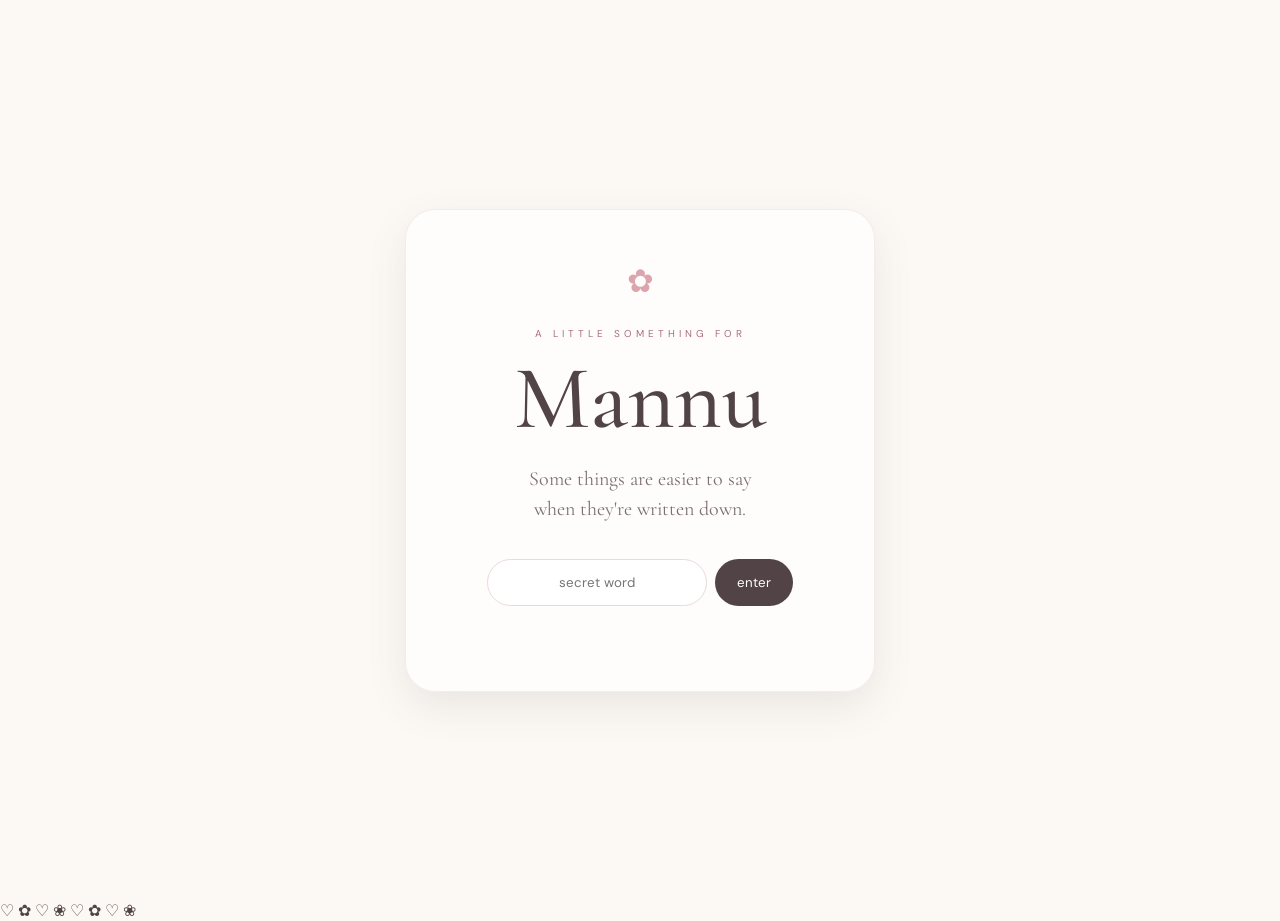
<file: index.html>
<!DOCTYPE html>
<html lang="en">

<head>
    <meta charset="UTF-8">
    <meta name="viewport" content="width=device-width, initial-scale=1.0">

    <title>For You ♡</title>

    <link rel="stylesheet" href="style.css">

    <link rel="preconnect" href="https://fonts.googleapis.com">
    <link rel="preconnect" href="https://fonts.gstatic.com" crossorigin>

    <link
        href="https://fonts.googleapis.com/css2?family=Cormorant+Garamond:wght@400;500;600;700&family=DM+Sans:wght@300;400;500&display=swap"
        rel="stylesheet">
</head>

<body>

   <audio src="barsaat.mp3" autoplay></audio>



    <div id="lockScreen" class="lock-screen">

        <div class="lock-card">

            <div class="tiny-flower">✿</div>

            <p class="eyebrow">A little something for</p>

            <h1>Mannu</h1>

            <p class="lock-subtitle">
                Some things are easier to say<br>
                when they're written down.
            </p>

            <div class="lock-input">

                <input type="password" id="passwordInput" placeholder="secret word" autocomplete="off">

                <button id="unlockButton">
                    enter
                </button>

            </div>

            <p id="errorMessage"></p>

        </div>

    </div>


    <!-- =====================================================
     MAIN WEBSITE
===================================================== -->

    <div id="website" class="website hidden">


        <!-- =================================================
         INTRO
    ================================================== -->

        <section class="intro-section">

            <div class="intro-flower flower-one">✿</div>
            <div class="intro-flower flower-two">♡</div>

            <div class="intro-content">

                <p class="eyebrow">for you</p>

                <h2>
                    I made this<br>
                    <em>just for My Green.</em>
                </h2>

                <div class="little-line"></div>

                <p class="intro-text">
                    It's not a perfect apology But.<br>
                    It's simply everything I wanted<br>
                    you to know.
                </p>

                <button class="soft-button" onclick="scrollToSection('words')">
                    read it slowly ↓
                </button>

            </div>

        </section>


        <!-- =================================================
         WORDS
    ================================================== -->

        <section id="words" class="words-section">

            <div class="content-small">

                <p class="eyebrow">01 · the things I wanted to say</p>

                <h2>
                    If I could go back...
                </h2>

                <p class="main-quote" id="typingText"></p>

                <p class="small-note">
                <h4>I can't change what happened.<br>
                    But I can learn from it.</h4>
                </p>

                <button class="text-button" onclick="scrollToSection('memories')">
                    <h3> our little memories →</h3>
                </button>

            </div>

        </section>


        <!-- =================================================
         MEMORIES
    ================================================== -->

        <section id="memories" class="memories-section">

            <div class="section-heading">

                <p class="eyebrow">02 · memories</p>

                <h2>
                    Ten little pieces<br>
                    of <em>You!!.</em>
                </h2>

                <p>
                    Maybe they're just photographs.<br>
                    To me, they're much more than that.
                </p>

            </div>


            <div class="polaroid-grid">


                <!-- PHOTO 01 -->

                <article class="polaroid tilt-left">

                    <img src="images/photo1.jpg" alt="Memory 1">

                    <div class="polaroid-caption">
                        <span>01</span>
                        <p>Your Eyes...🥹,Fell in love with themm</p>
                    </div>

                </article>


                <!-- PHOTO 02 -->

                <article class="polaroid tilt-right">

                    <img src="images/photo2.jpg" alt="Memory 2">

                    <div class="polaroid-caption">
                        <span>02</span>
                        <p>Your smile..💕, saari thakan mitaye...</p>
                    </div>

                </article>


                <!-- PHOTO 03 -->

                <article class="polaroid tilt-left-small">

                    <img src="images/photo3.jpg" alt="Memory 3">

                    <div class="polaroid-caption">
                        <span>03</span>
                        <p>You are perfect..

                            .</p>
                    </div>

                </article>


                <!-- PHOTO 04 -->

                <article class="polaroid tilt-right-small">

                    <img src="images/photo4.jpg" alt="Memory 4">

                    <div class="polaroid-caption">
                        <span>04</span>
                        <p>The glowwww, chandramukhii.</p>
                    </div>

                </article>


                <!-- PHOTO 05 -->

                <article class="polaroid tilt-left">

                    <img src="images/photo5.jpg" alt="Memory 5">

                    <div class="polaroid-caption">
                        <span>05</span>
                        <p>Chutiya But cutiee.</p>
                    </div>

                </article>


                <!-- PHOTO 06 -->

                <article class="polaroid tilt-right">

                    <img src="images/photo6.jpg" alt="Memory 6">

                    <div class="polaroid-caption">
                        <span>06</span>
                        <p>Aesthetic But minee.</p>
                    </div>

                </article>


                <!-- PHOTO 07 -->

                <article class="polaroid tilt-left-small">

                    <img src="images/photo7.jpg" alt="Memory 7">

                    <div class="polaroid-caption">
                        <span>07</span>
                        <p>Photo teri batwe me laan ne phiree</p>
                    </div>

                </article>


                <!-- PHOTO 08 -->

                <article class="polaroid tilt-right-small">

                    <img src="images/photo8.jpg" alt="Memory 8">

                    <div class="polaroid-caption">
                        <span>08</span>
                        <p>sanskarri</p>
                    </div>

                </article>


                <!-- PHOTO 09 -->

                <article class="polaroid tilt-left">

                    <img src="images/photo9.jpg" alt="Memory 9">

                    <div class="polaroid-caption">
                        <span>09</span>
                        <p>Bhondu no.1.</p>
                    </div>

                </article>


                <!-- PHOTO 10 -->

                <article class="polaroid tilt-right">

                    <img src="images/photo10.jpg" alt="Memory 10">

                    <div class="polaroid-caption">
                        <span>10</span>
                        <p>Teri ada ada pe marta me....</p>
                    </div>

                </article>

            </div>


            <button class="text-button centered" onclick="scrollToSection('reasons')">
                there's something I learned →
            </button>

        </section>


        <!-- =================================================
         FLIP CARDS
    ================================================== -->

        <section id="reasons" class="reasons-section">

            <div class="section-heading">

                <p class="eyebrow">03 · things I Love About Youhh </p>

                <h2>
                    Tap a card To reveal .
                </h2>

                <p>
                    There are some things<br>
                    I Love about you my baccha...
                </p>

            </div>


            <div class="flip-grid">


                <div class="flip-card">

                    <div class="flip-inner">

                        <div class="flip-front">

                            <span>01</span>

                            <h3>Listen</h3>

                            <small>tap to read</small>

                        </div>

                        <div class="flip-back">

                            <p>
                                My little gurll, No one hears me except you my baccha,no one reacts like you, no one
                                deserve these all except you meri TOTI.....
                            </p>

                        </div>

                    </div>

                </div>


                <div class="flip-card">

                    <div class="flip-inner">

                        <div class="flip-front">

                            <span>02</span>

                            <h3>Communicate</h3>

                            <small>tap to read</small>

                        </div>

                        <div class="flip-back">

                            <p>
                                Babe sach bolu toh no matter how you talk to me but when you talk to me it feels like
                                i'm lost in youu..
                            </p>

                        </div>

                    </div>

                </div>


                <div class="flip-card">

                    <div class="flip-inner">

                        <div class="flip-front">

                            <span>03</span>

                            <h3>Understand</h3>

                            <small>tap to read</small>

                        </div>

                        <div class="flip-back">

                            <p>
                                No one understands me as you do, because you are the only one who is made for me.. toh
                                meri hi rehna meri jaan </p>

                        </div>

                    </div>

                </div>


                <div class="flip-card">

                    <div class="flip-inner">

                        <div class="flip-front">

                            <span>04</span>

                            <h3>Appreciate</h3>

                            <small>tap to read</small>

                        </div>

                        <div class="flip-back">

                            <p>
                                No matter what i do for you but you appreciate it however it is..Small efforts bhi tere
                                liye such a big thing my cutiee..
                            </p>

                        </div>

                    </div>

                </div>


                <div class="flip-card">

                    <div class="flip-inner">

                        <div class="flip-front">

                            <span>05</span>

                            <h3>Patience</h3>

                            <small>tap to read</small>

                        </div>

                        <div class="flip-back">

                            <p>
                                Patience aaye haye, meri soni suhani.. kya hi bolu,love you my darlinggg...
                            </p>

                        </div>

                    </div>

                </div>


                <div class="flip-card">

                    <div class="flip-inner">

                        <div class="flip-front">

                            <span>06</span>

                            <h3>Us</h3>

                            <small>tap to read</small>

                        </div>

                        <div class="flip-back">

                            <p>

                                I'm grateful that after everything, somehow we found our way back to each other And we
                                will stay together Rest of our life
                            </p>

                        </div>

                    </div>

                </div>

            </div>


            <button class="text-button centered" onclick="scrollToSection('letter')">
                one last thing →
            </button>

        </section>


        <!-- =================================================
         LETTER
    ================================================== -->

        <section id="letter" class="letter-section">

            <div class="letter-area">

                <p class="eyebrow">
                    04 · from my heart
                </p>

                <h2>
                    I wrote you<br>
                    a letter.
                </h2>


                <button id="letterButton" class="soft-button">
                    open it gently ♡
                </button>


                <div id="letter" class="letter-paper">

                    <div class="paper-top">
                        <span>for you, always</span>
                        <span>♡</span>
                    </div>


                    <div class="letter-body">

                        <p>Dear Green!,</p>

                        <p>
                            I don't know if a website can say
                            what I haven't been able to say properly,
                            but I wanted to try.
                        </p>

                        <p>
                            I'm sorry.
                        </p>

                        <p>
                            I'm sorry for the moments where I hurt you,
                            for the things I could have handled differently,
                            and for the times when I didn't understand
                            what you were trying to tell me.
                        </p>

                        <p>
                            Being apart made me realize a lot.
                            Some things become much clearer when
                            you don't have them right in front of you.
                        </p>

                        <p>
                            I don't want this letter to erase the past.
                            I just want you to know that I remember it,
                            I've thought about it, and I've learned from it.
                        </p>

                        <p>
                            And somehow, after everything,
                            we found our way back to each other.
                        </p>

                        <p>
                            I'm genuinely grateful for that.
                        </p>

                        <p>
                            I can't promise that we'll never
                            misunderstand each other again.
                            But I can promise that I'll try harder
                            to listen, communicate, understand,
                            and appreciate what we have.
                        </p>

                        <p>
                            Thank you for being here again.
                        </p>

                        <p class="signature">
                            I'm sorry.<br>
                            And I'm really glad it's us again. ♡
                        </p>

                        <p class="signed">
                            — Himesh
                        </p>

                    </div>

                </div>

            </div>

        </section>


        <!-- =================================================
         FINAL
    ================================================== -->

        <section id="final" class="final-section">

            <div class="final-content">

                <div class="final-flower">✿</div>

                <p class="eyebrow">05 · one last question</p>

                <h2>
                    Can you forgive me?
                </h2>

                <p>
                    I won't ask you to forget anything.<br>
                    I just hope you'll give us another chance.
                </p>


                <div id="buttonArea" class="button-area">

                    <!-- THIS BUTTON STAYS -->

                    <button id="forgiveButton" class="forgive-button">
                        I forgive you ♡
                    </button>


                    <!-- THIS BUTTON RUNS AWAY -->

                    <button id="thinkButton" class="think-button">
                        Let me think...
                    </button>

                </div>


                <div id="forgiveMessage" class="forgive-message"></div>

            </div>

        </section>


        <!-- =================================================
         FOOTER
    ================================================== -->

        <footer>

            <p>
                made with a little courage & a lot of care
            </p>

            <span>♡</span>

        </footer>

    </div>
    <!-- Floating love decorations -->
    <div class="love-decorations" aria-hidden="true">
        <span>♡</span>
        <span>✿</span>
        <span>♡</span>
        <span>❀</span>
        <span>♡</span>
        <span>✿</span>
        <span>♡</span>
        <span>❀</span>
    </div>


    <script src="script.js"></script>

</body>

</html>
</file>
<file: style.css>
/* =====================================================
   ROOT
===================================================== */

:root {

    --cream: #fcf9f5;
    --cream-dark: #f6f0e9;

    --pink: #dca5ad;
    --pink-light: #f1dce0;

    --rose: #a96f79;

    --brown: #514346;
    --brown-light: #806f72;

    --white: #ffffff;

    --shadow:
        0 15px 40px rgba(83, 58, 62, 0.10);

    --serif: "Cormorant Garamond", serif;
    --sans: "DM Sans", sans-serif;
}


/* =====================================================
   RESET
===================================================== */

* {
    margin: 0;
    padding: 0;
    box-sizing: border-box;
}

html {
    scroll-behavior: smooth;
}

body {
    background: var(--cream);
    color: var(--brown);

    font-family: var(--sans);

    overflow-x: hidden;
}

button,
input {
    font-family: inherit;
}

button {
    cursor: pointer;
}

.hidden {
    display: none !important;
}


/* =====================================================
   LOCK SCREEN
===================================================== */

.lock-screen {

    min-height: 100vh;
    min-height: 100svh;

    display: flex;
    justify-content: center;
    align-items: center;

    padding: 25px;

    background: var(--cream);
}

.lock-card {

    width: 100%;
    max-width: 470px;

    text-align: center;

    padding: 50px 35px;

    background: rgba(255, 255, 255, 0.65);

    border: 1px solid rgba(169, 111, 121, 0.12);

    border-radius: 30px;

    box-shadow: var(--shadow);

    animation: fadeUp 1s ease;
}

.tiny-flower {

    font-size: 32px;

    color: var(--pink);

    margin-bottom: 25px;

    animation: gentleFloat 3s ease-in-out infinite;
}

.eyebrow {

    font-size: 10px;

    text-transform: uppercase;

    letter-spacing: 4px;

    color: var(--rose);

    margin-bottom: 18px;
}

.lock-card h1 {

    font-family: var(--serif);

    font-size: clamp(55px, 12vw, 90px);

    font-weight: 500;

    line-height: 0.9;

    color: var(--brown);

    margin-bottom: 25px;
}

.lock-subtitle {

    font-family: var(--serif);

    font-size: 20px;

    line-height: 1.5;

    color: var(--brown-light);

    margin-bottom: 35px;
}

.lock-input {

    display: flex;

    justify-content: center;

    gap: 8px;

    max-width: 350px;

    margin: auto;
}

.lock-input input {

    min-width: 0;

    width: 220px;

    border: 1px solid #ead9dc;

    background: #fff;

    border-radius: 50px;

    padding: 14px 18px;

    text-align: center;

    color: var(--brown);

    outline: none;

    transition: 0.3s;
}

.lock-input input:focus {

    border-color: var(--pink);

    box-shadow:
        0 0 0 4px rgba(220, 165, 173, 0.12);
}

.lock-input button {

    border: none;

    background: var(--brown);

    color: white;

    padding: 14px 22px;

    border-radius: 50px;

    transition: 0.3s;
}

.lock-input button:hover {

    transform: translateY(-2px);

    background: var(--rose);
}

#errorMessage {

    min-height: 20px;

    margin-top: 15px;

    color: var(--rose);

    font-size: 12px;
}


/* =====================================================
   INTRO
===================================================== */

.intro-section {

    min-height: 100vh;
    min-height: 100svh;

    position: relative;

    display: flex;
    align-items: center;
    justify-content: center;

    text-align: center;

    overflow: hidden;

    background: var(--cream);
}

.intro-content {

    max-width: 700px;

    padding: 30px;

    animation: fadeUp 1.2s ease;
}

.intro-content h2 {

    font-family: var(--serif);

    font-size: clamp(65px, 10vw, 120px);

    line-height: 0.85;

    font-weight: 500;

    color: var(--brown);
}

.intro-content h2 em {

    color: var(--rose);

    font-weight: 400;
}

.little-line {

    width: 45px;

    height: 1px;

    background: var(--pink);

    margin: 35px auto;
}

.intro-text {

    font-family: var(--serif);

    font-size: 21px;

    line-height: 1.7;

    color: var(--brown-light);

    margin-bottom: 35px;
}

.intro-flower {

    position: absolute;

    color: var(--pink);

    opacity: 0.45;

    font-size: 35px;
}

.flower-one {

    top: 15%;

    left: 13%;

    transform: rotate(-15deg);
}

.flower-two {

    bottom: 15%;

    right: 14%;

    font-size: 45px;
}


/* =====================================================
   BUTTONS
===================================================== */

.soft-button {

    border: 1px solid #dfc3c7;

    background: white;

    color: var(--rose);

    padding: 14px 25px;

    border-radius: 50px;

    transition:
        transform 0.3s ease,
        box-shadow 0.3s ease,
        background 0.3s ease;
}

.soft-button:hover {

    transform: translateY(-3px);

    box-shadow: var(--shadow);

    background: #fffafa;
}

.text-button {

    border: none;

    background: none;

    color: var(--rose);

    font-size: 13px;

    letter-spacing: 1px;

    transition: 0.3s;
}

.text-button:hover {

    transform: translateX(5px);

    color: var(--brown);
}

.centered {

    display: block;

    margin: 50px auto 0;
}


/* =====================================================
   WORDS
===================================================== */

.words-section {

    min-height: 90vh;

    display: flex;
    align-items: center;
    justify-content: center;

    text-align: center;

    background: #f8f2ed;

    padding: 100px 25px;
}

.content-small {

    max-width: 750px;

    margin: auto;
}

.content-small h2 {

    font-family: var(--serif);

    font-size: clamp(50px, 8vw, 85px);

    font-weight: 500;

    line-height: 1;

    margin-bottom: 50px;
}

.main-quote {

    min-height: 180px;

    font-family: var(--serif);

    font-size: clamp(28px, 4vw, 42px);

    font-style: italic;

    line-height: 1.5;

    color: var(--rose);
}

.small-note {

    font-size: 12px;

    line-height: 1.8;

    color: var(--brown-light);

    margin: 35px 0;
}


/* =====================================================
   MEMORIES
===================================================== */

.memories-section {

    padding: 130px 25px;

    background: var(--cream);
}

.section-heading {

    text-align: center;

    max-width: 650px;

    margin: 0 auto 80px;
}

.section-heading h2 {

    font-family: var(--serif);

    font-size: clamp(55px, 8vw, 90px);

    line-height: 0.9;

    font-weight: 500;

    margin-bottom: 30px;
}

.section-heading h2 em {

    color: var(--rose);

    font-weight: 400;
}

.section-heading>p:last-child {

    font-family: var(--serif);

    font-size: 19px;

    line-height: 1.6;

    color: var(--brown-light);
}

.polaroid-grid {

    max-width: 1150px;

    margin: auto;

    display: grid;

    grid-template-columns: repeat(5, 1fr);

    gap: 50px 25px;

    align-items: center;
}

.polaroid {

    background: white;

    padding: 10px 10px 28px;

    box-shadow:
        0 12px 30px rgba(73, 48, 53, 0.09);

    transition:
        transform 0.4s ease,
        box-shadow 0.4s ease;

    opacity: 0;

    animation: photoIn 0.8s forwards;
}

.polaroid:hover {

    transform:
        rotate(0deg) translateY(-10px) scale(1.04);

    box-shadow:
        0 25px 45px rgba(73, 48, 53, 0.16);

    z-index: 5;
}

.polaroid img {

    display: block;

    width: 100%;

    aspect-ratio: 0.88;

    object-fit: cover;
}

.polaroid-caption {

    padding: 12px 5px 0;

    text-align: center;
}

.polaroid-caption span {

    display: block;

    font-size: 8px;

    letter-spacing: 2px;

    color: var(--pink);

    margin-bottom: 5px;
}

.polaroid-caption p {

    font-family: var(--serif);

    font-size: 17px;

    line-height: 1.2;

    color: var(--brown);
}

.tilt-left {
    transform: rotate(-4deg);
}

.tilt-right {
    transform: rotate(4deg);
}

.tilt-left-small {
    transform: rotate(-2deg);
}

.tilt-right-small {
    transform: rotate(2deg);
}


/* =====================================================
   FLIP CARDS
===================================================== */

.reasons-section {

    padding: 130px 25px;

    background: #f8f2ed;
}

.flip-grid {

    max-width: 950px;

    margin: auto;

    display: grid;

    grid-template-columns: repeat(3, 1fr);

    gap: 22px;
}

.flip-card {

    height: 260px;

    perspective: 1000px;

    cursor: pointer;
}

.flip-inner {

    width: 100%;
    height: 100%;

    position: relative;

    transform-style: preserve-3d;

    transition:
        transform 0.65s cubic-bezier(.2, .7, .2, 1);
}

.flip-card.flipped .flip-inner {

    transform: rotateY(180deg);
}

.flip-front,
.flip-back {

    position: absolute;

    inset: 0;

    backface-visibility: hidden;

    border-radius: 18px;

    display: flex;

    align-items: center;

    justify-content: center;

    flex-direction: column;

    padding: 30px;

    text-align: center;
}

.flip-front {

    background: white;

    border: 1px solid #eee1e0;

    box-shadow:
        0 10px 30px rgba(73, 48, 53, 0.06);
}

.flip-front span {

    color: var(--pink);

    font-size: 10px;

    letter-spacing: 3px;

    margin-bottom: 15px;
}

.flip-front h3 {

    font-family: var(--serif);

    font-size: 35px;

    font-weight: 500;

    color: var(--brown);
}

.flip-front small {

    margin-top: 20px;

    font-size: 10px;

    color: #aaa;
}

.flip-back {

    background: var(--pink-light);

    transform: rotateY(180deg);

    border: 1px solid #e7cbd0;
}

.flip-back p {

    font-family: var(--serif);

    font-size: 23px;

    line-height: 1.45;

    color: var(--brown);
}


/* =====================================================
   LETTER
===================================================== */

.letter-section {

    min-height: 100vh;

    display: flex;
    align-items: center;
    justify-content: center;

    padding: 130px 25px;

    background: var(--cream);
}

.letter-area {

    width: 100%;

    max-width: 750px;

    text-align: center;
}

.letter-area h2 {

    font-family: var(--serif);

    font-size: clamp(55px, 8vw, 90px);

    line-height: 0.9;

    font-weight: 500;

    margin-bottom: 40px;
}

.letter-paper {

    display: none;

    margin-top: 50px;

    background:
        linear-gradient(rgba(255, 255, 255, 0.96),
            rgba(255, 250, 247, 0.96));

    border: 1px solid #eadbd6;

    box-shadow:
        0 20px 60px rgba(73, 48, 53, 0.10);

    padding: 45px;

    text-align: left;

    animation: letterOpen 0.8s ease;
}

.letter-paper.show {

    display: block;
}

.paper-top {

    display: flex;

    justify-content: space-between;

    color: var(--pink);

    font-family: var(--serif);

    font-style: italic;

    font-size: 15px;

    padding-bottom: 20px;

    border-bottom: 1px solid #eee2de;

    margin-bottom: 30px;
}

.letter-body {

    font-family: var(--serif);

    font-size: 21px;

    line-height: 1.75;

    color: var(--brown);
}

.letter-body p {

    margin-bottom: 20px;
}

.signature {

    margin-top: 35px;

    font-style: italic;

    font-size: 26px;
}

.signed {

    text-align: right;

    color: var(--brown-light);
}


/* =====================================================
   FINAL SECTION
===================================================== */

.final-section {

    min-height: 100vh;

    display: flex;

    align-items: center;
    justify-content: center;

    text-align: center;

    padding: 100px 25px;

    background: #f8f2ed;
}

.final-content {

    max-width: 700px;

    width: 100%;
}

.final-flower {

    font-size: 30px;

    color: var(--pink);

    margin-bottom: 25px;
}

.final-content h2 {

    font-family: var(--serif);

    font-size: clamp(60px, 9vw, 100px);

    line-height: 0.85;

    font-weight: 500;

    margin-bottom: 30px;
}

.final-content>p:not(.eyebrow) {

    font-family: var(--serif);

    font-size: 20px;

    line-height: 1.6;

    color: var(--brown-light);
}


/* =====================================================
   RUNAWAY BUTTON AREA
===================================================== */

.button-area {

    position: relative;

    width: 100%;

    max-width: 560px;

    height: 190px;

    margin: 45px auto 0;
}


/* FIXED FORGIVE BUTTON */

.forgive-button {

    position: absolute;

    left: 50%;

    top: 45px;

    transform: translateX(-115%);

    border: none;

    background: var(--brown);

    color: white;

    padding: 16px 27px;

    border-radius: 50px;

    font-size: 13px;

    box-shadow:
        0 10px 25px rgba(81, 67, 70, 0.12);

    transition:
        transform 0.3s ease,
        background 0.3s ease;
}

.forgive-button:hover {

    background: var(--rose);

    transform:
        translateX(-115%) translateY(-3px);
}


/* RUNAWAY BUTTON */

.think-button {

    position: absolute;

    left: 50%;

    top: 45px;

    transform: translateX(15%);

    border: 1px solid #d9c2c5;

    background: white;

    color: var(--brown-light);

    padding: 16px 27px;

    border-radius: 50px;

    font-size: 13px;

    white-space: nowrap;

    transition:
        left 0.35s cubic-bezier(.2, .8, .2, 1),
        top 0.35s cubic-bezier(.2, .8, .2, 1),
        transform 0.25s ease;

    z-index: 10;
}

.think-button:hover {

    color: var(--rose);

    border-color: var(--pink);
}

.forgive-message {

    min-height: 80px;

    margin-top: 10px;

    font-family: var(--serif);

    font-size: 27px;

    line-height: 1.4;

    color: var(--rose);
}


/* =====================================================
   FOOTER
===================================================== */

footer {

    padding: 30px;

    text-align: center;

    background: var(--cream);

    color: #a39396;

    font-size: 10px;

    letter-spacing: 1px;
}

footer span {

    display: block;

    margin-top: 8px;

    font-size: 17px;

    color: var(--pink);
}


/* =====================================================
   ANIMATIONS
===================================================== */

@keyframes fadeUp {

    from {
        opacity: 0;
        transform: translateY(25px);
    }

    to {
        opacity: 1;
        transform: translateY(0);
    }
}

@keyframes gentleFloat {

    0%,
    100% {
        transform: translateY(0) rotate(0);
    }

    50% {
        transform: translateY(-8px) rotate(5deg);
    }
}

@keyframes photoIn {

    from {
        opacity: 0;
        transform:
            translateY(25px) rotate(0);
    }

    to {
        opacity: 1;
    }
}

@keyframes letterOpen {

    from {
        opacity: 0;
        transform:
            translateY(25px) scale(0.98);
    }

    to {
        opacity: 1;
        transform:
            translateY(0) scale(1);
    }
}


/* =====================================================
   TABLET
===================================================== */

@media (max-width: 950px) {

    .polaroid-grid {

        grid-template-columns:
            repeat(3, 1fr);

        max-width: 700px;
    }

    .flip-grid {

        grid-template-columns:
            repeat(2, 1fr);

        max-width: 650px;
    }
}


/* =====================================================
   MOBILE
===================================================== */

@media (max-width: 600px) {

    .lock-card {

        padding: 40px 20px;
    }

    .lock-input {

        flex-direction: column;

        align-items: center;
    }

    .lock-input input {

        width: 100%;
    }

    .lock-input button {

        width: 130px;
    }

    .intro-flower {

        opacity: 0.25;
    }

    .polaroid-grid {

        grid-template-columns:
            repeat(2, 1fr);

        gap: 25px 12px;
    }

    .polaroid {

        padding: 7px 7px 22px;
    }

    .polaroid-caption p {

        font-size: 14px;
    }

    .flip-grid {

        grid-template-columns: 1fr;

        max-width: 360px;
    }

    .flip-card {

        height: 240px;
    }

    .letter-paper {

        padding: 28px 22px;
    }

    .letter-body {

        font-size: 19px;
    }

    .button-area {

        height: 250px;

        max-width: 340px;
    }

    .forgive-button {

        left: 50%;

        transform:
            translateX(-105%);
    }

    .think-button {

        left: 50%;

        transform:
            translateX(5%);
    }

    /* =====================================================
   SOFT LOVE / HEART / FLOWER ANIMATIONS
===================================================== */

    .love-decorations {
        position: fixed;

        inset: 0;

        pointer-events: none;

        overflow: hidden;

        z-index: 20;
    }

    .love-decorations span {
        position: absolute;

        bottom: -40px;

        color: var(--pink);

        opacity: 0;

        font-size: 18px;

        animation:
            floatLove 12s linear infinite;
    }


    /* Different positions */

    .love-decorations span:nth-child(1) {
        left: 8%;
        animation-delay: 0s;
        font-size: 18px;
    }

    .love-decorations span:nth-child(2) {
        left: 20%;
        animation-delay: 3s;
        font-size: 13px;
    }

    .love-decorations span:nth-child(3) {
        left: 34%;
        animation-delay: 6s;
        font-size: 22px;
    }

    .love-decorations span:nth-child(4) {
        left: 48%;
        animation-delay: 1s;
        font-size: 15px;
    }

    .love-decorations span:nth-child(5) {
        left: 62%;
        animation-delay: 5s;
        font-size: 19px;
    }

    .love-decorations span:nth-child(6) {
        left: 75%;
        animation-delay: 8s;
        font-size: 14px;
    }

    .love-decorations span:nth-child(7) {
        left: 87%;
        animation-delay: 4s;
        font-size: 21px;
    }

    .love-decorations span:nth-child(8) {
        left: 94%;
        animation-delay: 10s;
        font-size: 15px;
    }


    /* Floating animation */

    @keyframes floatLove {

        0% {

            transform:
                translateY(0) translateX(0) rotate(0deg) scale(0.7);

            opacity: 0;

        }

        10% {

            opacity: 0.45;

        }

        35% {

            transform:
                translateY(-30vh) translateX(15px) rotate(15deg) scale(1);

        }

        65% {

            transform:
                translateY(-65vh) translateX(-18px) rotate(-15deg) scale(0.9);

        }

        90% {

            opacity: 0.25;

        }

        100% {

            transform:
                translateY(-110vh) translateX(20px) rotate(25deg) scale(0.7);

            opacity: 0;

        }

    }


    /* =====================================================
   HEARTBEAT EFFECT
===================================================== */

    .final-flower {

        animation:
            tinyHeartbeat 2.5s ease-in-out infinite;
    }

    @keyframes tinyHeartbeat {

        0%,
        100% {
            transform: scale(1);
        }

        50% {
            transform: scale(1.15);
        }

    }


    /* =====================================================
   LITTLE FLOWER FLOAT
===================================================== */

    .intro-flower {

        animation:
            flowerFloat 5s ease-in-out infinite;
    }

    @keyframes flowerFloat {

        0%,
        100% {

            transform:
                translateY(0) rotate(-5deg);

        }

        50% {

            transform:
                translateY(-12px) rotate(8deg);

        }

    }


    /* =====================================================
   POLAROID LOVE HOVER
===================================================== */

    .polaroid:hover::after {

        content: "♡";

        position: absolute;

        top: -15px;

        right: -10px;

        color: var(--pink);

        font-size: 24px;

        animation:
            tinyHeartbeat 1.5s ease-in-out infinite;
    }


    /* =====================================================
   LETTER HEART
===================================================== */

    .paper-top span:last-child {

        animation:
            tinyHeartbeat 2s ease-in-out infinite;
    }


    /* =====================================================
   SOFT BUTTON LOVE
===================================================== */

    .soft-button:hover::after {

        content: " ♡";

        animation:
            tinyHeartbeat 1s ease-in-out infinite;
    }


    /* =====================================================
   MOBILE — EVEN MORE SUBTLE
===================================================== */

    @media (max-width: 600px) {

        .love-decorations span {

            font-size: 13px;

            opacity: 0.25;

        }

    }
}
</file>
